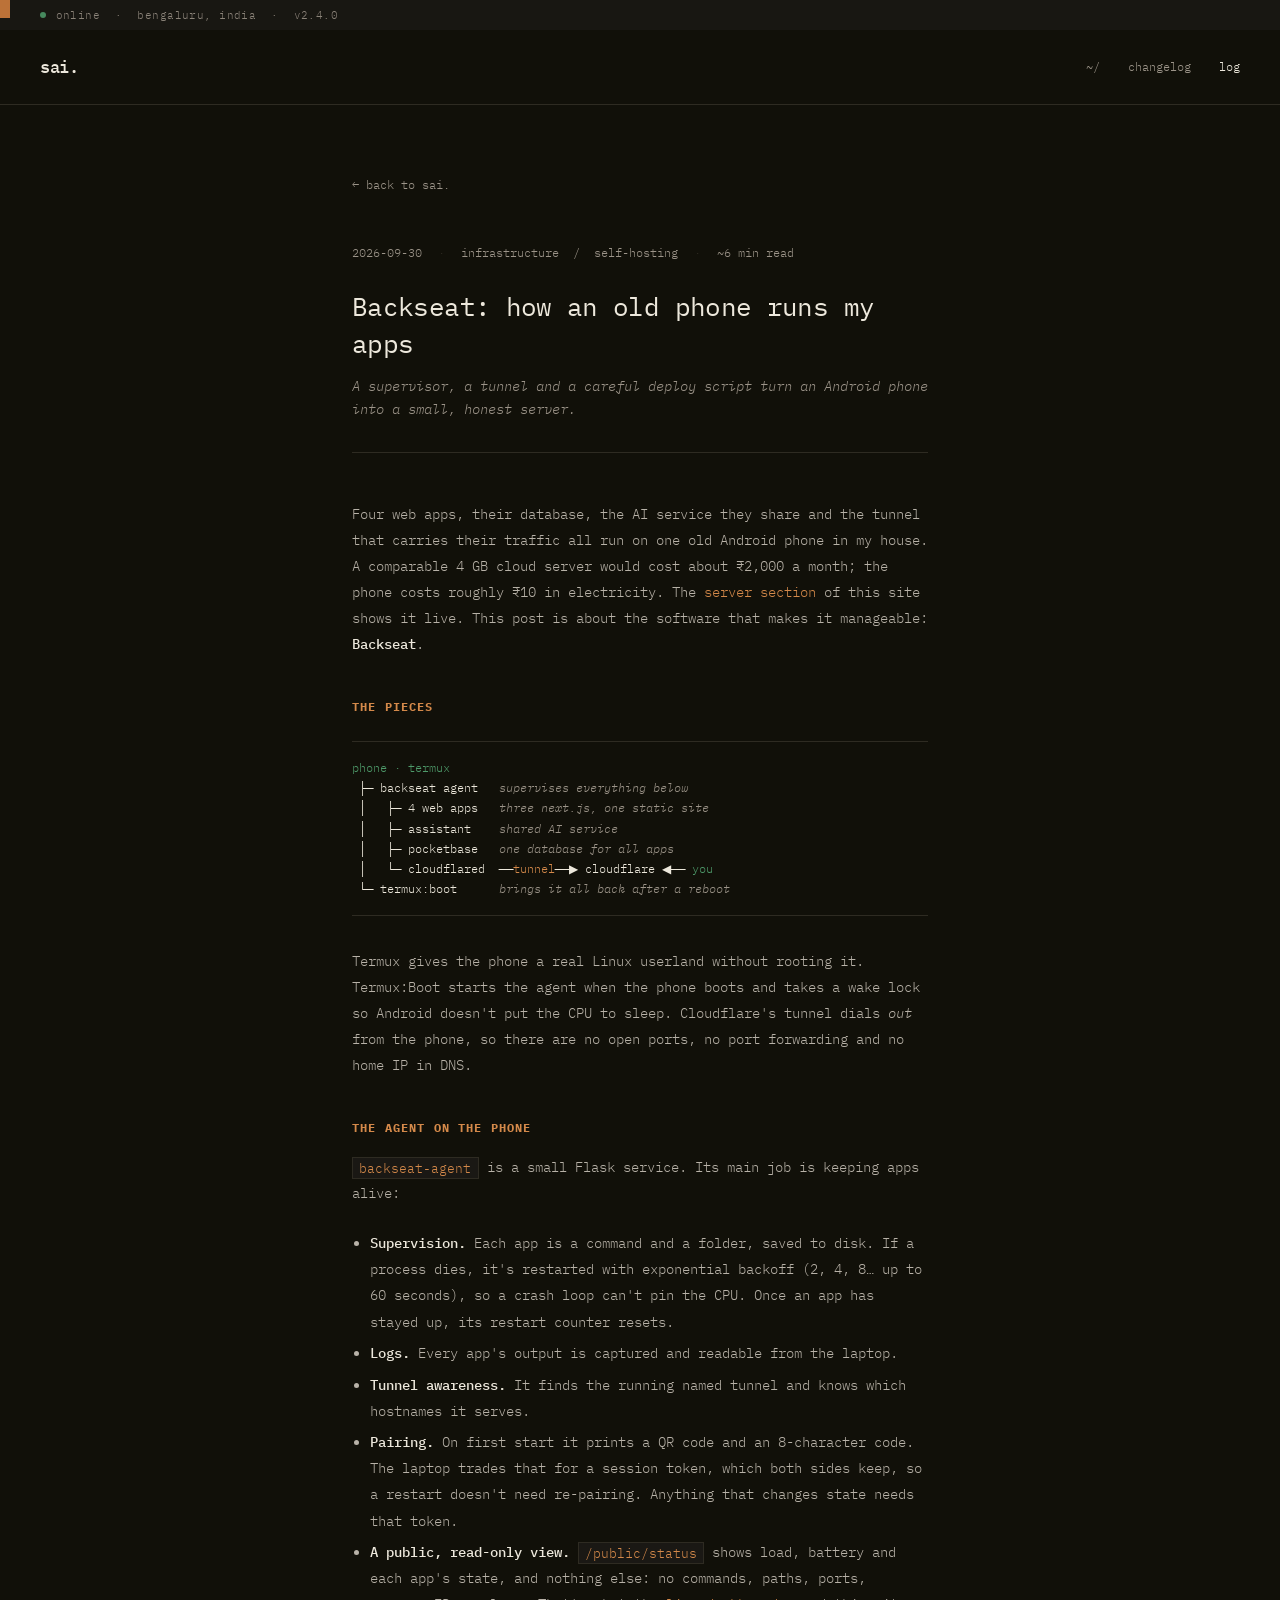
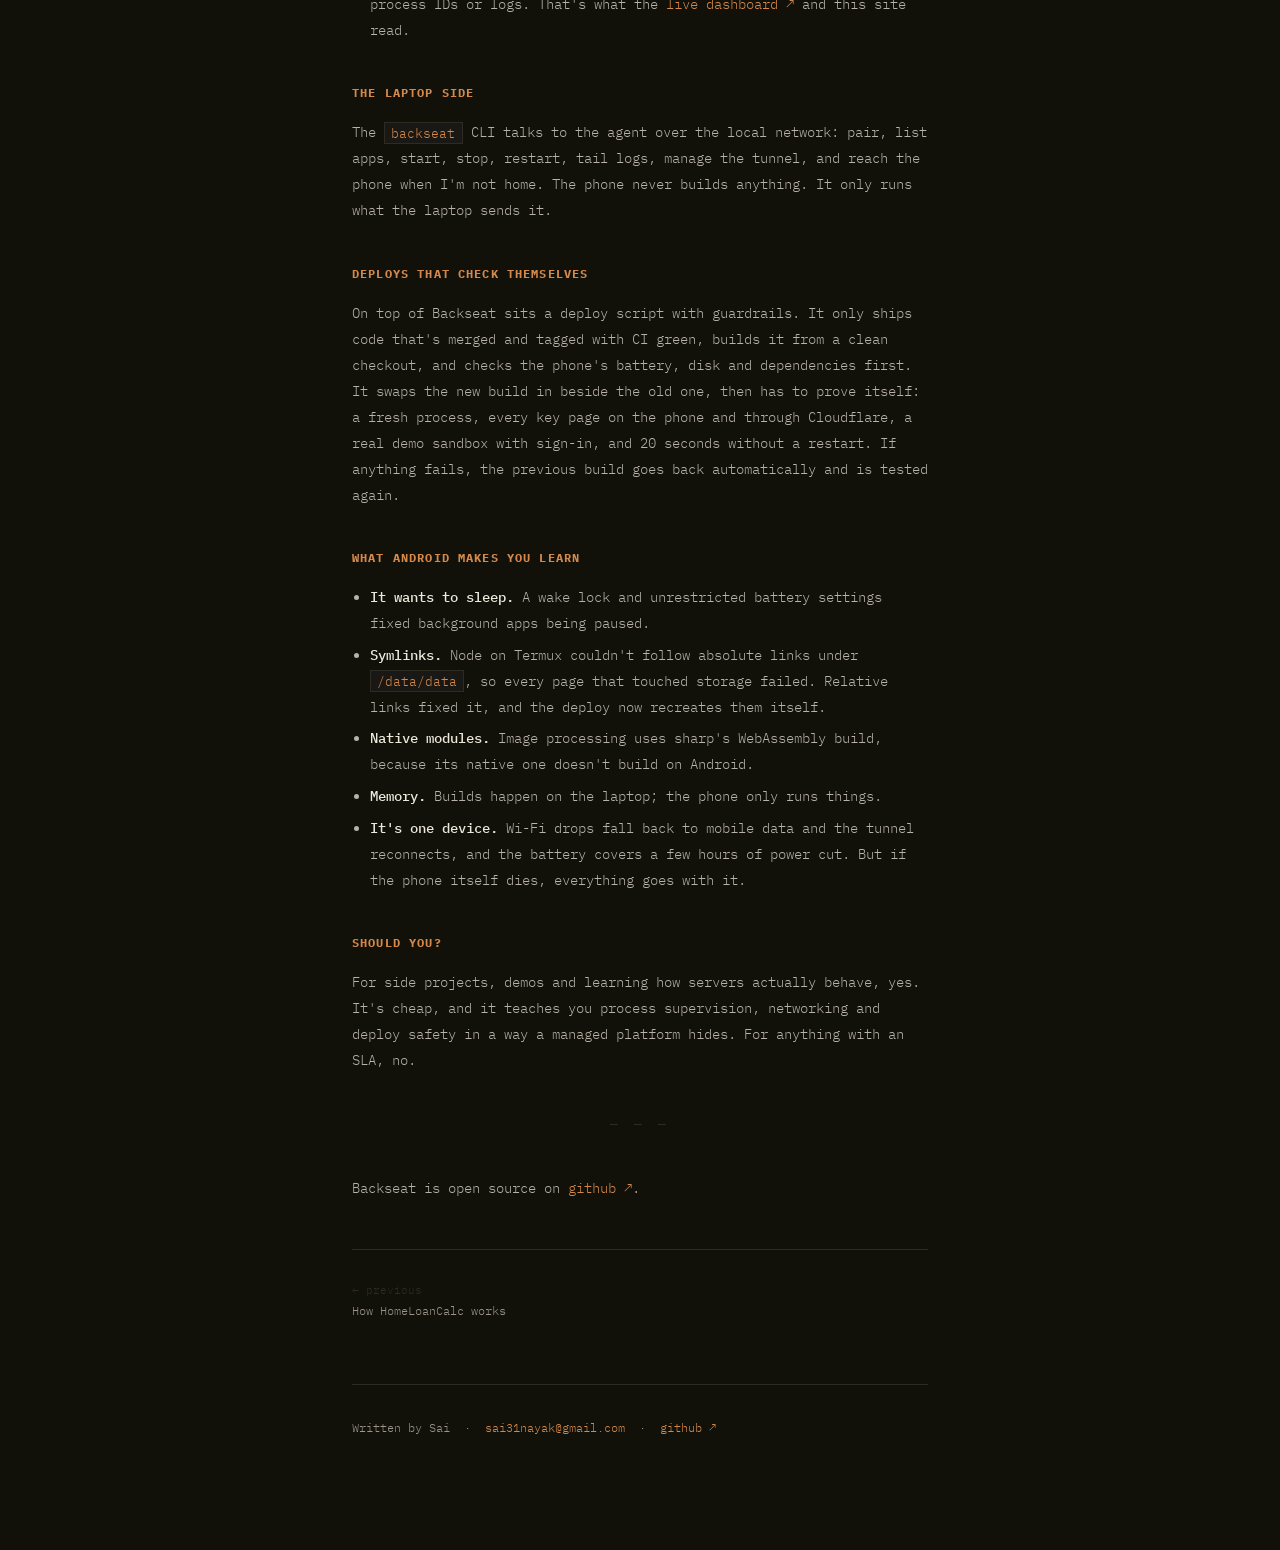
<file: posts/backseat.html>
<!DOCTYPE html>
<html lang="en">
<head>
  <meta charset="UTF-8" />
  <meta name="viewport" content="width=device-width, initial-scale=1.0" />
  <title>Backseat: how an old phone runs my apps — Sai</title>
  <link rel="preconnect" href="https://fonts.googleapis.com" />
  <link href="https://fonts.googleapis.com/css2?family=IBM+Plex+Mono:ital,wght@0,300;0,400;0,500;1,300;1,400&display=swap" rel="stylesheet" />
  <link rel="stylesheet" href="../style.css" />
  <style>
    .post-container {
      max-width: 640px;
      margin: 0 auto;
      padding: 4rem 2rem 7rem;
    }
    .post-back {
      font-size: 0.75rem;
      color: var(--muted);
      text-decoration: none;
      display: inline-block;
      margin-bottom: 3rem;
      transition: color 0.15s;
    }
    .post-back:hover { color: var(--accent); }

    .post-meta {
      display: flex;
      gap: 1rem;
      align-items: center;
      font-size: 0.72rem;
      color: var(--muted);
      margin-bottom: 1.5rem;
      flex-wrap: wrap;
    }
    .post-meta-sep { color: var(--border); }

    .post-title {
      font-size: 1.6rem;
      font-weight: 400;
      line-height: 1.45;
      letter-spacing: -0.025em;
      margin-bottom: 0.75rem;
    }
    .post-subtitle {
      font-size: 0.9rem;
      color: var(--muted);
      font-style: italic;
      margin-bottom: 3rem;
      padding-bottom: 2rem;
      border-bottom: 1px solid var(--border);
      line-height: 1.6;
    }
    .post-body p {
      font-size: 0.88rem;
      color: #b8b2a8;
      line-height: 1.85;
      margin-bottom: 1.5rem;
    }
    .post-body p strong {
      color: var(--text);
      font-weight: 500;
    }
    .post-body h2 {
      font-size: 0.72rem;
      letter-spacing: 0.1em;
      text-transform: uppercase;
      color: var(--accent);
      margin: 2.5rem 0 1rem;
    }
    .post-body blockquote {
      border-left: 2px solid var(--accent);
      padding-left: 1.25rem;
      margin: 2rem 0;
      font-style: italic;
      color: var(--muted);
      font-size: 0.88rem;
      line-height: 1.7;
    }
    .post-body .code-inline {
      background: var(--tag-bg);
      border: 1px solid var(--border);
      padding: 0.1rem 0.4rem;
      font-size: 0.8rem;
      color: var(--accent);
    }
    .post-divider {
      text-align: center;
      color: var(--border);
      margin: 2.5rem 0;
      font-size: 0.8rem;
      letter-spacing: 0.3em;
    }
    .post-footer {
      margin-top: 4rem;
      padding-top: 2rem;
      border-top: 1px solid var(--border);
      font-size: 0.75rem;
      color: var(--muted);
    }
    .post-footer a {
      color: var(--accent);
      text-decoration: none;
    }
    .medium-cta {
      display: inline-block;
      margin-top: 1.5rem;
      padding: 0.6rem 1.2rem;
      border: 1px solid var(--border);
      font-size: 0.75rem;
      color: var(--muted);
      text-decoration: none;
      transition: border-color 0.15s, color 0.15s;
    }
    .medium-cta:hover {
      border-color: var(--accent);
      color: var(--accent);
    }
    .series-nav {
      display: flex;
      justify-content: space-between;
      align-items: center;
      margin-top: 3rem;
      padding-top: 2rem;
      border-top: 1px solid var(--border);
      font-size: 0.75rem;
      gap: 1rem;
    }
    .series-nav a {
      color: var(--muted);
      text-decoration: none;
      transition: color 0.15s;
      max-width: 45%;
      line-height: 1.5;
    }
    .series-nav a:hover { color: var(--accent); }
    .series-label {
      font-size: 0.68rem;
      color: var(--border);
      display: block;
      margin-bottom: 0.2rem;
    }
    @media (max-width: 600px) {
      .post-container { padding: 2.5rem 1.4rem 5rem; }
      .post-title { font-size: 1.25rem; }
    }

    .post-body pre.srv-diagram { margin: 1.5rem 0 2rem; font-size: 0.74rem; }
    .post-body ul { margin: 0 0 1.5rem 1.1rem; font-size: 0.88rem; color: #b8b2a8; line-height: 1.85; }
    .post-body li { margin-bottom: 0.35rem; }
    .post-body li strong { color: var(--text); font-weight: 500; }
    .post-body a { color: var(--accent); text-decoration: none; }
    .post-body a:hover { text-decoration: underline; }
  </style>
</head>
<body>

  <div class="statusbar">
    <span class="status-dot"></span>
    <span>online &nbsp;·&nbsp; bengaluru, india &nbsp;·&nbsp; v2.4.0</span>
  </div>

  <nav>
    <a href="../index.html" class="nav-name" style="text-decoration:none; color: inherit;">sai.</a>
    <div class="nav-links">
      <a href="../index.html" class="nav-link">~/</a>
      <a href="../index.html#changelog" onclick="window.location='../index.html'; setTimeout(()=>showSection&&showSection('changelog'),100)" class="nav-link">changelog</a>
      <a href="../index.html" onclick="sessionStorage.setItem('section','log'); window.location='../index.html'" class="nav-link active">log</a>
    </div>
  </nav>

  <div class="post-container">
    <a href="../index.html" class="post-back">← back to sai.</a>

    <div class="post-meta">
      <span>2026-09-30</span>
      <span class="post-meta-sep">·</span>
      <span>infrastructure &nbsp;/&nbsp; self-hosting</span>
      <span class="post-meta-sep">·</span>
      <span>~6 min read</span>
    </div>

    <h1 class="post-title">Backseat: how an old phone runs my apps</h1>
    <p class="post-subtitle">A supervisor, a tunnel and a careful deploy script turn an Android phone into a small, honest server.</p>

    <div class="post-body">

      <p>
        Four web apps, their database, the AI service they share and the tunnel that carries their traffic all run on one old Android phone in my house. A comparable 4 GB cloud server would cost about ₹2,000 a month; the phone costs roughly ₹10 in electricity. The <a href="../index.html#server">server section</a> of this site shows it live. This post is about the software that makes it manageable: <strong>Backseat</strong>.
      </p>

      <h2>the pieces</h2>
<pre class="srv-diagram"><span class="t">phone · termux</span>
 ├─ backseat agent   <span class="m">supervises everything below</span>
 │   ├─ 4 web apps   <span class="m">three next.js, one static site</span>
 │   ├─ assistant    <span class="m">shared AI service</span>
 │   ├─ pocketbase   <span class="m">one database for all apps</span>
 │   └─ cloudflared  ──<span class="a">tunnel</span>──▶ cloudflare ◀── <span class="t">you</span>
 └─ termux:boot      <span class="m">brings it all back after a reboot</span></pre>
      <p>
        Termux gives the phone a real Linux userland without rooting it. Termux:Boot starts the agent when the phone boots and takes a wake lock so Android doesn't put the CPU to sleep. Cloudflare's tunnel dials <em>out</em> from the phone, so there are no open ports, no port forwarding and no home IP in DNS.
      </p>

      <h2>the agent on the phone</h2>
      <p>
        <span class="code-inline">backseat-agent</span> is a small Flask service. Its main job is keeping apps alive:
      </p>
      <ul>
        <li><strong>Supervision.</strong> Each app is a command and a folder, saved to disk. If a process dies, it's restarted with exponential backoff (2, 4, 8… up to 60 seconds), so a crash loop can't pin the CPU. Once an app has stayed up, its restart counter resets.</li>
        <li><strong>Logs.</strong> Every app's output is captured and readable from the laptop.</li>
        <li><strong>Tunnel awareness.</strong> It finds the running named tunnel and knows which hostnames it serves.</li>
        <li><strong>Pairing.</strong> On first start it prints a QR code and an 8-character code. The laptop trades that for a session token, which both sides keep, so a restart doesn't need re-pairing. Anything that changes state needs that token.</li>
        <li><strong>A public, read-only view.</strong> <span class="code-inline">/public/status</span> shows load, battery and each app's state, and nothing else: no commands, paths, ports, process IDs or logs. That's what the <a href="https://backseat-saiworks.nncs.in/dashboard" target="_blank" rel="noopener">live dashboard ↗</a> and this site read.</li>
      </ul>

      <h2>the laptop side</h2>
      <p>
        The <span class="code-inline">backseat</span> CLI talks to the agent over the local network: pair, list apps, start, stop, restart, tail logs, manage the tunnel, and reach the phone when I'm not home. The phone never builds anything. It only runs what the laptop sends it.
      </p>

      <h2>deploys that check themselves</h2>
      <p>
        On top of Backseat sits a deploy script with guardrails. It only ships code that's merged and tagged with CI green, builds it from a clean checkout, and checks the phone's battery, disk and dependencies first. It swaps the new build in beside the old one, then has to prove itself: a fresh process, every key page on the phone and through Cloudflare, a real demo sandbox with sign-in, and 20 seconds without a restart. If anything fails, the previous build goes back automatically and is tested again.
      </p>

      <h2>what android makes you learn</h2>
      <ul>
        <li><strong>It wants to sleep.</strong> A wake lock and unrestricted battery settings fixed background apps being paused.</li>
        <li><strong>Symlinks.</strong> Node on Termux couldn't follow absolute links under <span class="code-inline">/data/data</span>, so every page that touched storage failed. Relative links fixed it, and the deploy now recreates them itself.</li>
        <li><strong>Native modules.</strong> Image processing uses sharp's WebAssembly build, because its native one doesn't build on Android.</li>
        <li><strong>Memory.</strong> Builds happen on the laptop; the phone only runs things.</li>
        <li><strong>It's one device.</strong> Wi-Fi drops fall back to mobile data and the tunnel reconnects, and the battery covers a few hours of power cut. But if the phone itself dies, everything goes with it.</li>
      </ul>

      <h2>should you?</h2>
      <p>
        For side projects, demos and learning how servers actually behave, yes. It's cheap, and it teaches you process supervision, networking and deploy safety in a way a managed platform hides. For anything with an SLA, no.
      </p>

      <div class="post-divider">— — —</div>

      <p>
        Backseat is open source on <a href="https://github.com/SaiNayakk/backseat" target="_blank" rel="noopener">github ↗</a>.
      </p>

    </div>

    <div class="series-nav">
      <a href="homeloancalc.html" class="prev">
        <span class="series-label">← previous</span>
        How HomeLoanCalc works
      </a>
      <span></span>
    </div>

    <div class="post-footer">
      <p>Written by Sai &nbsp;·&nbsp; <a href="mailto:sai31nayak@gmail.com">sai31nayak@gmail.com</a> &nbsp;·&nbsp; <a href="https://github.com/SaiNayakk" target="_blank" rel="noopener">github ↗</a></p>
    </div>
  </div>

  <script src="../script.js"></script>
</body>
</html>
</file>
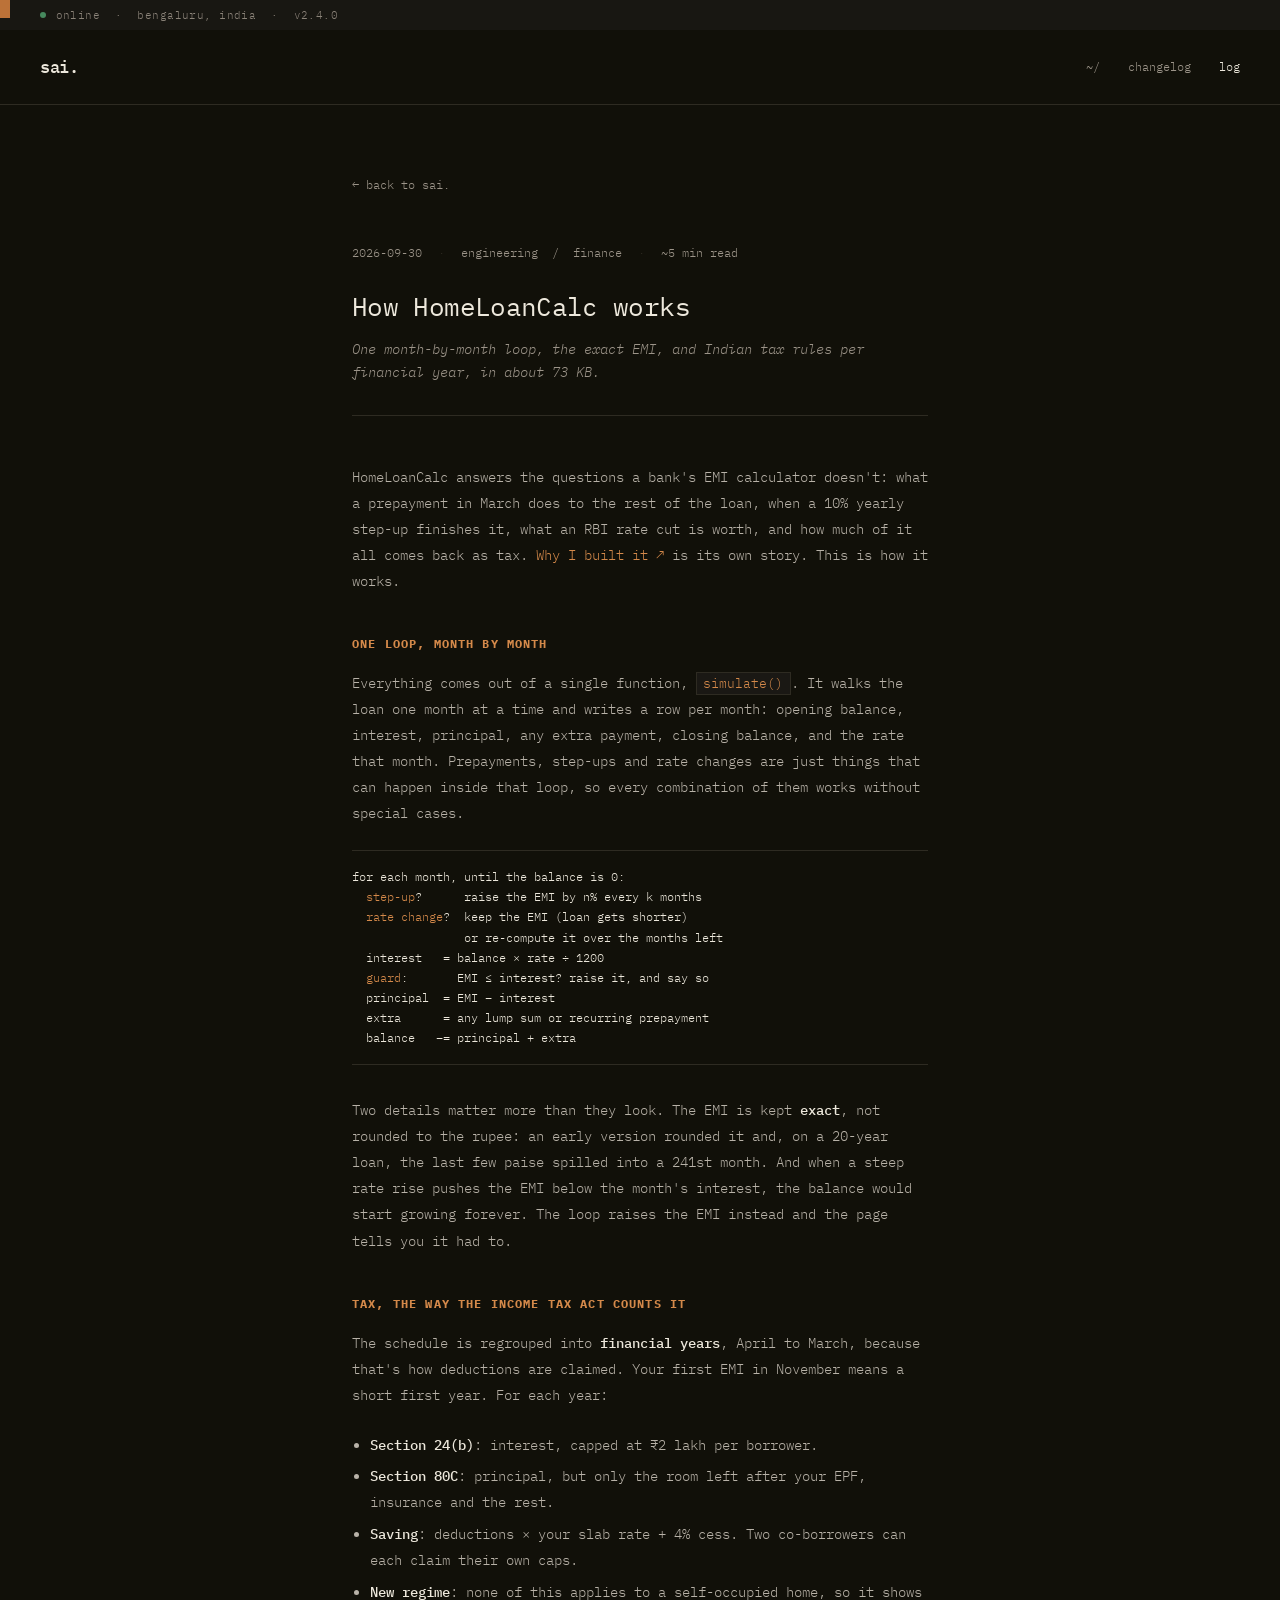
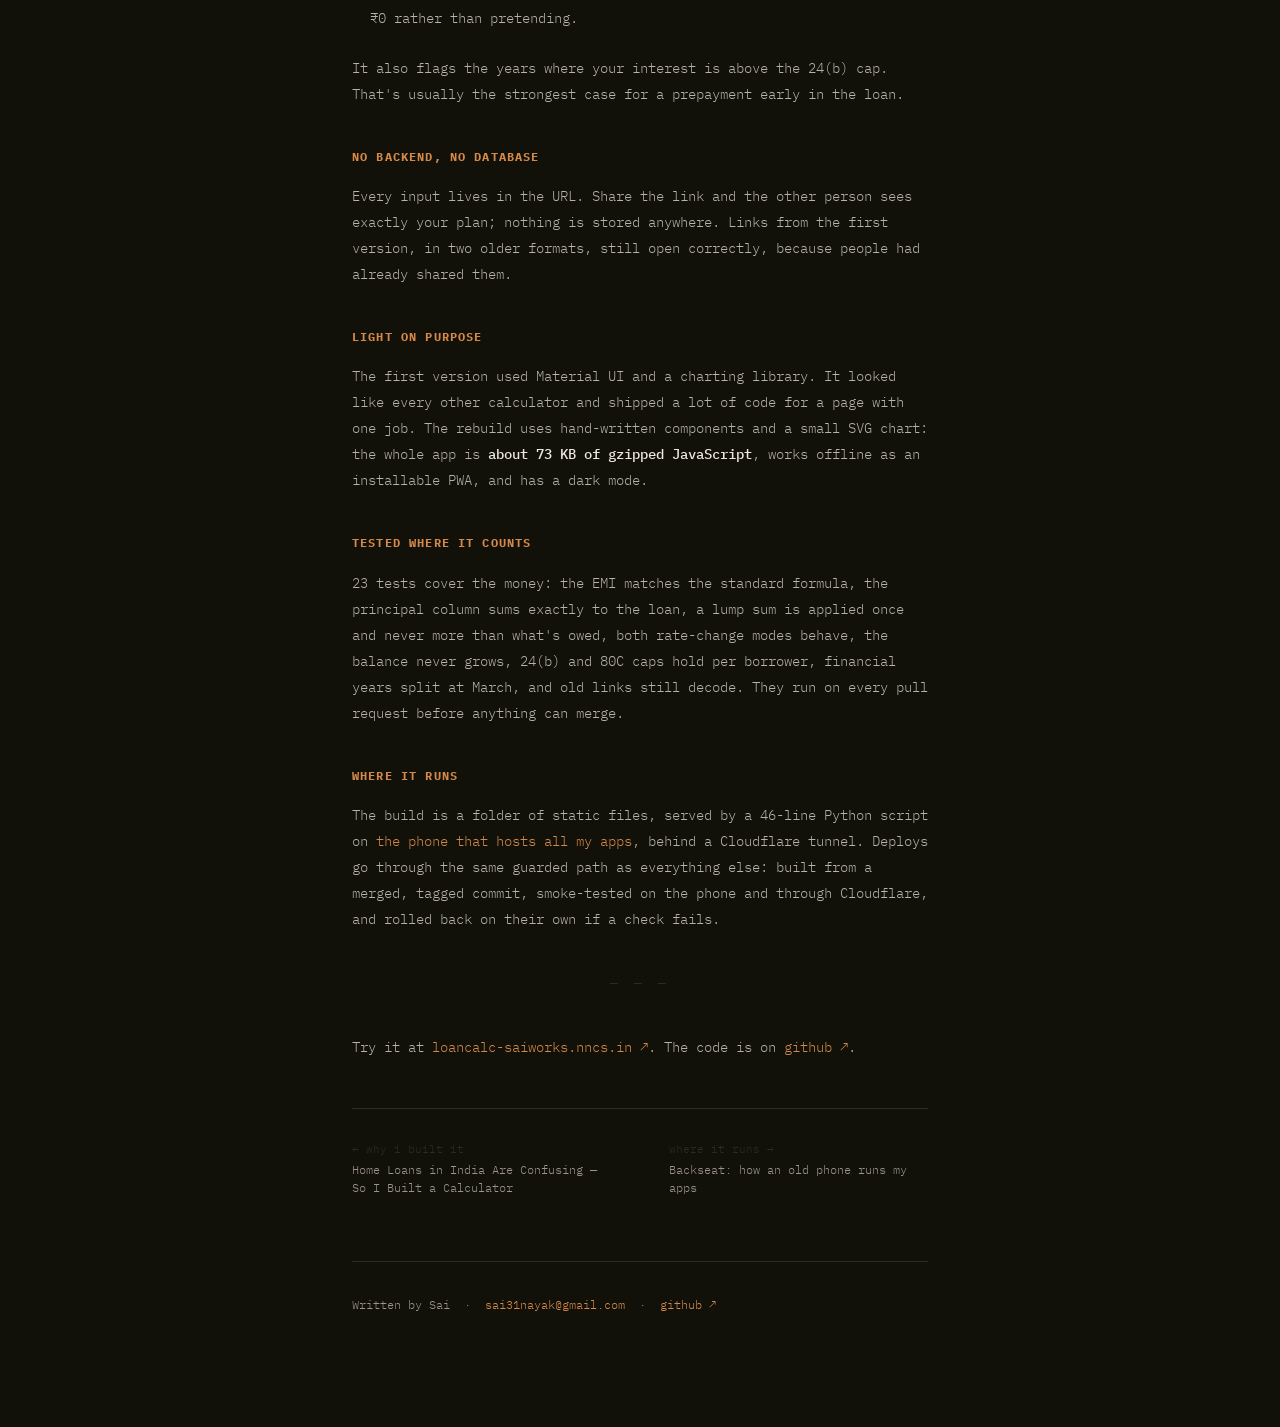
<file: posts/homeloancalc.html>
<!DOCTYPE html>
<html lang="en">
<head>
  <meta charset="UTF-8" />
  <meta name="viewport" content="width=device-width, initial-scale=1.0" />
  <title>How HomeLoanCalc works — Sai</title>
  <link rel="preconnect" href="https://fonts.googleapis.com" />
  <link href="https://fonts.googleapis.com/css2?family=IBM+Plex+Mono:ital,wght@0,300;0,400;0,500;1,300;1,400&display=swap" rel="stylesheet" />
  <link rel="stylesheet" href="../style.css" />
  <style>
    .post-container {
      max-width: 640px;
      margin: 0 auto;
      padding: 4rem 2rem 7rem;
    }
    .post-back {
      font-size: 0.75rem;
      color: var(--muted);
      text-decoration: none;
      display: inline-block;
      margin-bottom: 3rem;
      transition: color 0.15s;
    }
    .post-back:hover { color: var(--accent); }

    .post-meta {
      display: flex;
      gap: 1rem;
      align-items: center;
      font-size: 0.72rem;
      color: var(--muted);
      margin-bottom: 1.5rem;
      flex-wrap: wrap;
    }
    .post-meta-sep { color: var(--border); }

    .post-title {
      font-size: 1.6rem;
      font-weight: 400;
      line-height: 1.45;
      letter-spacing: -0.025em;
      margin-bottom: 0.75rem;
    }
    .post-subtitle {
      font-size: 0.9rem;
      color: var(--muted);
      font-style: italic;
      margin-bottom: 3rem;
      padding-bottom: 2rem;
      border-bottom: 1px solid var(--border);
      line-height: 1.6;
    }
    .post-body p {
      font-size: 0.88rem;
      color: #b8b2a8;
      line-height: 1.85;
      margin-bottom: 1.5rem;
    }
    .post-body p strong {
      color: var(--text);
      font-weight: 500;
    }
    .post-body h2 {
      font-size: 0.72rem;
      letter-spacing: 0.1em;
      text-transform: uppercase;
      color: var(--accent);
      margin: 2.5rem 0 1rem;
    }
    .post-body blockquote {
      border-left: 2px solid var(--accent);
      padding-left: 1.25rem;
      margin: 2rem 0;
      font-style: italic;
      color: var(--muted);
      font-size: 0.88rem;
      line-height: 1.7;
    }
    .post-body .code-inline {
      background: var(--tag-bg);
      border: 1px solid var(--border);
      padding: 0.1rem 0.4rem;
      font-size: 0.8rem;
      color: var(--accent);
    }
    .post-divider {
      text-align: center;
      color: var(--border);
      margin: 2.5rem 0;
      font-size: 0.8rem;
      letter-spacing: 0.3em;
    }
    .post-footer {
      margin-top: 4rem;
      padding-top: 2rem;
      border-top: 1px solid var(--border);
      font-size: 0.75rem;
      color: var(--muted);
    }
    .post-footer a {
      color: var(--accent);
      text-decoration: none;
    }
    .medium-cta {
      display: inline-block;
      margin-top: 1.5rem;
      padding: 0.6rem 1.2rem;
      border: 1px solid var(--border);
      font-size: 0.75rem;
      color: var(--muted);
      text-decoration: none;
      transition: border-color 0.15s, color 0.15s;
    }
    .medium-cta:hover {
      border-color: var(--accent);
      color: var(--accent);
    }
    .series-nav {
      display: flex;
      justify-content: space-between;
      align-items: center;
      margin-top: 3rem;
      padding-top: 2rem;
      border-top: 1px solid var(--border);
      font-size: 0.75rem;
      gap: 1rem;
    }
    .series-nav a {
      color: var(--muted);
      text-decoration: none;
      transition: color 0.15s;
      max-width: 45%;
      line-height: 1.5;
    }
    .series-nav a:hover { color: var(--accent); }
    .series-label {
      font-size: 0.68rem;
      color: var(--border);
      display: block;
      margin-bottom: 0.2rem;
    }
    @media (max-width: 600px) {
      .post-container { padding: 2.5rem 1.4rem 5rem; }
      .post-title { font-size: 1.25rem; }
    }

    .post-body pre.srv-diagram { margin: 1.5rem 0 2rem; font-size: 0.74rem; }
    .post-body ul { margin: 0 0 1.5rem 1.1rem; font-size: 0.88rem; color: #b8b2a8; line-height: 1.85; }
    .post-body li { margin-bottom: 0.35rem; }
    .post-body li strong { color: var(--text); font-weight: 500; }
    .post-body a { color: var(--accent); text-decoration: none; }
    .post-body a:hover { text-decoration: underline; }
  </style>
</head>
<body>

  <div class="statusbar">
    <span class="status-dot"></span>
    <span>online &nbsp;·&nbsp; bengaluru, india &nbsp;·&nbsp; v2.4.0</span>
  </div>

  <nav>
    <a href="../index.html" class="nav-name" style="text-decoration:none; color: inherit;">sai.</a>
    <div class="nav-links">
      <a href="../index.html" class="nav-link">~/</a>
      <a href="../index.html#changelog" onclick="window.location='../index.html'; setTimeout(()=>showSection&&showSection('changelog'),100)" class="nav-link">changelog</a>
      <a href="../index.html" onclick="sessionStorage.setItem('section','log'); window.location='../index.html'" class="nav-link active">log</a>
    </div>
  </nav>

  <div class="post-container">
    <a href="../index.html" class="post-back">← back to sai.</a>

    <div class="post-meta">
      <span>2026-09-30</span>
      <span class="post-meta-sep">·</span>
      <span>engineering &nbsp;/&nbsp; finance</span>
      <span class="post-meta-sep">·</span>
      <span>~5 min read</span>
    </div>

    <h1 class="post-title">How HomeLoanCalc works</h1>
    <p class="post-subtitle">One month-by-month loop, the exact EMI, and Indian tax rules per financial year, in about 73 KB.</p>

    <div class="post-body">

      <p>
        HomeLoanCalc answers the questions a bank's EMI calculator doesn't: what a prepayment in March does to the rest of the loan, when a 10% yearly step-up finishes it, what an RBI rate cut is worth, and how much of it all comes back as tax. <a href="https://medium.com/@sai31nayak/home-loans-in-india-are-confusing-so-i-built-a-calculator-cc88e1b5dbd1" target="_blank" rel="noopener">Why I built it ↗</a> is its own story. This is how it works.
      </p>

      <h2>one loop, month by month</h2>
      <p>
        Everything comes out of a single function, <span class="code-inline">simulate()</span>. It walks the loan one month at a time and writes a row per month: opening balance, interest, principal, any extra payment, closing balance, and the rate that month. Prepayments, step-ups and rate changes are just things that can happen inside that loop, so every combination of them works without special cases.
      </p>
<pre class="srv-diagram">for each month, until the balance is 0:
  <span class="a">step-up</span>?      raise the EMI by n% every k months
  <span class="a">rate change</span>?  keep the EMI (loan gets shorter)
                or re-compute it over the months left
  interest   = balance × rate ÷ 1200
  <span class="a">guard</span>:       EMI ≤ interest? raise it, and say so
  principal  = EMI − interest
  extra      = any lump sum or recurring prepayment
  balance   −= principal + extra</pre>
      <p>
        Two details matter more than they look. The EMI is kept <strong>exact</strong>, not rounded to the rupee: an early version rounded it and, on a 20-year loan, the last few paise spilled into a 241st month. And when a steep rate rise pushes the EMI below the month's interest, the balance would start growing forever. The loop raises the EMI instead and the page tells you it had to.
      </p>

      <h2>tax, the way the income tax act counts it</h2>
      <p>
        The schedule is regrouped into <strong>financial years</strong>, April to March, because that's how deductions are claimed. Your first EMI in November means a short first year. For each year:
      </p>
      <ul>
        <li><strong>Section 24(b)</strong>: interest, capped at ₹2 lakh per borrower.</li>
        <li><strong>Section 80C</strong>: principal, but only the room left after your EPF, insurance and the rest.</li>
        <li><strong>Saving</strong>: deductions × your slab rate + 4% cess. Two co-borrowers can each claim their own caps.</li>
        <li><strong>New regime</strong>: none of this applies to a self-occupied home, so it shows ₹0 rather than pretending.</li>
      </ul>
      <p>
        It also flags the years where your interest is above the 24(b) cap. That's usually the strongest case for a prepayment early in the loan.
      </p>

      <h2>no backend, no database</h2>
      <p>
        Every input lives in the URL. Share the link and the other person sees exactly your plan; nothing is stored anywhere. Links from the first version, in two older formats, still open correctly, because people had already shared them.
      </p>

      <h2>light on purpose</h2>
      <p>
        The first version used Material UI and a charting library. It looked like every other calculator and shipped a lot of code for a page with one job. The rebuild uses hand-written components and a small SVG chart: the whole app is <strong>about 73 KB of gzipped JavaScript</strong>, works offline as an installable PWA, and has a dark mode.
      </p>

      <h2>tested where it counts</h2>
      <p>
        23 tests cover the money: the EMI matches the standard formula, the principal column sums exactly to the loan, a lump sum is applied once and never more than what's owed, both rate-change modes behave, the balance never grows, 24(b) and 80C caps hold per borrower, financial years split at March, and old links still decode. They run on every pull request before anything can merge.
      </p>

      <h2>where it runs</h2>
      <p>
        The build is a folder of static files, served by a 46-line Python script on <a href="../index.html#server">the phone that hosts all my apps</a>, behind a Cloudflare tunnel. Deploys go through the same guarded path as everything else: built from a merged, tagged commit, smoke-tested on the phone and through Cloudflare, and rolled back on their own if a check fails.
      </p>

      <div class="post-divider">— — —</div>

      <p>
        Try it at <a href="https://loancalc-saiworks.nncs.in/" target="_blank" rel="noopener">loancalc-saiworks.nncs.in ↗</a>. The code is on <a href="https://github.com/SaiNayakk/HomeLoanCalc" target="_blank" rel="noopener">github ↗</a>.
      </p>

    </div>

    <div class="series-nav">
      <a href="https://medium.com/@sai31nayak/home-loans-in-india-are-confusing-so-i-built-a-calculator-cc88e1b5dbd1" class="prev" target="_blank" rel="noopener">
        <span class="series-label">← why i built it</span>
        Home Loans in India Are Confusing — So I Built a Calculator
      </a>
      <a href="backseat.html" class="next">
        <span class="series-label">where it runs →</span>
        Backseat: how an old phone runs my apps
      </a>
    </div>

    <div class="post-footer">
      <p>Written by Sai &nbsp;·&nbsp; <a href="mailto:sai31nayak@gmail.com">sai31nayak@gmail.com</a> &nbsp;·&nbsp; <a href="https://github.com/SaiNayakk" target="_blank" rel="noopener">github ↗</a></p>
    </div>
  </div>

  <script src="../script.js"></script>
</body>
</html>
</file>
<file: style.css>
*, *::before, *::after {
  box-sizing: border-box;
  margin: 0;
  padding: 0;
}

:root {
  --bg:       #111009;
  --text:     #ede8dc;
  --muted:    #9c9489;
  --border:   #2e2b22;
  --accent:   #d4894a;
  --tag-bg:   #1a1814;
  --live:     #4e9a6a;
  --wip:      #5e5a54;
}

html { font-size: 16px; }

/* hide native cursor everywhere */
* { cursor: none !important; }

/* terminal block cursor overlay */
#terminal-cursor {
  position: fixed;
  top: 0;
  left: 0;
  width: 10px;
  height: 18px;
  background: var(--accent);
  pointer-events: none;
  z-index: 999999;
  animation: cur-blink 1s step-start infinite;
  mix-blend-mode: difference;
}

@keyframes cur-blink {
  0%, 70%  { opacity: 1; }
  71%, 100% { opacity: 0; }
}

/* terminal-style text selection */
::selection {
  background: var(--accent);
  color: var(--bg);
}

body {
  background: var(--bg);
  color: var(--text);
  font-family: 'IBM Plex Mono', monospace;
  font-weight: 300;
  line-height: 1.75;
  min-height: 100vh;
  display: flex;
  flex-direction: column;
}

/* ── STATUS BAR ── */
.statusbar {
  background: #1a1814;
  color: var(--muted);
  font-size: 0.68rem;
  padding: 0.35rem 2.5rem;
  display: flex;
  align-items: center;
  gap: 0.6rem;
  letter-spacing: 0.04em;
  opacity: 0.88;
}

.status-dot {
  width: 6px;
  height: 6px;
  border-radius: 50%;
  background: #4e9a6a;
  flex-shrink: 0;
  animation: pulse 2.5s ease-in-out infinite;
}

@keyframes pulse {
  0%, 100% { opacity: 1; }
  50%       { opacity: 0.4; }
}

/* ── NAV ── */
nav {
  display: flex;
  align-items: center;
  justify-content: space-between;
  padding: 1.4rem 2.5rem;
  border-bottom: 1px solid var(--border);
  position: sticky;
  top: 0;
  background: var(--bg);
  z-index: 100;
}

.nav-name {
  font-size: 1.05rem;
  font-weight: 500;
  cursor: pointer;
  user-select: none;
  letter-spacing: -0.02em;
}

.nav-links {
  display: flex;
  gap: 1.75rem;
}

.nav-link {
  font-size: 0.78rem;
  color: var(--muted);
  text-decoration: none;
  transition: color 0.15s;
}

.nav-link:hover,
.nav-link.active {
  color: var(--text);
}

/* ── SECTIONS ── */
.section {
  display: none;
  flex: 1;
  animation: appear 0.2s ease;
}

.section.active { display: block; }

@keyframes appear {
  from { opacity: 0; transform: translateY(5px); }
  to   { opacity: 1; transform: translateY(0); }
}

.container {
  max-width: 680px;
  margin: 0 auto;
  padding: 4.5rem 2rem 6rem;
  position: relative;
}

.section-label {
  font-size: 0.72rem;
  color: var(--accent);
  letter-spacing: 0.06em;
  margin-bottom: 0.35rem;
}

.section-sub {
  font-size: 0.82rem;
  color: var(--muted);
  margin-bottom: 3rem;
  font-style: italic;
}

/* ── HERO ── */
.whale-stage {
  position: relative;
  width: 100%;
  height: 80px;
  overflow: hidden;
  opacity: 0.2;
  transition: opacity 0.3s ease;
}

.whale-stage:hover { opacity: 0.7; }

.whale-swimmer {
  position: absolute;
  bottom: 0;
  left: 0;
  cursor: pointer;
  transform-origin: center center;
}

.whale-fountain,
.whale-body {
  font-family: 'IBM Plex Mono', monospace;
  font-size: 0.72rem;
  line-height: 1.35;
  color: var(--muted);
  white-space: pre;
  user-select: none;
  margin: 0;
}

.whale-fountain {
  animation: fountain-bob 0.9s ease-in-out infinite;
}

@keyframes fountain-bob {
  0%, 100% { transform: translateY(0); }
  50%       { transform: translateY(-4px); }
}

.hero-name {
  font-size: 0.8rem;
  color: var(--muted);
  letter-spacing: 0.04em;
  margin-bottom: 1.25rem;
}

.hero-divider {
  width: 100%;
  height: 1px;
  background: var(--border);
  margin: 1.5rem 0;
}

.hero-tagline {
  font-size: 1.55rem;
  font-weight: 400;
  line-height: 1.5;
  letter-spacing: -0.025em;
  max-width: 560px;
}

.currently-block {
  margin: 0.5rem 0;
}

.currently-label {
  font-size: 0.75rem;
  color: var(--muted);
  display: block;
  margin-bottom: 0.65rem;
}

.currently-lines {
  display: flex;
  flex-direction: column;
  gap: 0.3rem;
  padding-left: 1rem;
  border-left: 2px solid var(--border);
}

.currently-line {
  font-size: 0.82rem;
  display: flex;
  gap: 0.5rem;
  flex-wrap: wrap;
}

.cl-key  { color: var(--text); }
.cl-sep  { color: var(--muted); }
.cl-val  { color: var(--muted); font-style: italic; }

.hero-links {
  display: flex;
  gap: 0.85rem;
  align-items: center;
  font-size: 0.78rem;
  margin-top: 0.5rem;
}

.hero-links a {
  color: var(--text);
  text-decoration: none;
  border-bottom: 1px solid var(--border);
  padding-bottom: 1px;
  transition: border-color 0.15s;
}

.hero-links a:hover { border-color: var(--accent); }
.hero-links span { color: var(--border); }

/* ── CHANGELOG ── */
.cl-entries {
  display: flex;
  flex-direction: column;
}

.cl-entry {
  display: grid;
  grid-template-columns: 1fr;
  padding: 2rem 0;
  border-bottom: 1px solid var(--border);
}

.cl-entry:first-child { padding-top: 0; }

.cl-entry-header {
  display: flex;
  align-items: baseline;
  gap: 1.25rem;
  margin-bottom: 0.4rem;
}

.version {
  font-size: 0.88rem;
  font-weight: 500;
  color: var(--accent);
  letter-spacing: 0.02em;
  flex-shrink: 0;
}

.cl-date {
  font-size: 0.72rem;
  color: var(--muted);
}

.cl-role {
  font-size: 0.82rem;
  color: var(--text);
  font-weight: 400;
  margin-bottom: 0.55rem;
}

.cl-note {
  font-size: 0.83rem;
  color: var(--muted);
  line-height: 1.65;
  font-style: italic;
  margin-bottom: 0.9rem;
}

.cl-stack {
  display: flex;
  flex-wrap: wrap;
  gap: 0.4rem;
}

.cl-stack span {
  font-size: 0.68rem;
  background: var(--tag-bg);
  border: 1px solid var(--border);
  padding: 0.15rem 0.5rem;
  color: #777;
  letter-spacing: 0.02em;
}

/* ── MODULES ── */
.modules-grid {
  display: flex;
  flex-direction: column;
  gap: 0;
}

.module-card {
  padding: 2rem 0;
  border-bottom: 1px solid var(--border);
}

.module-card:first-child { padding-top: 0; }

.module-wip { opacity: 0.45; }

/* MODULES — 3-column equal layout */
.modules-container {
  max-width: 1000px;
  padding-left: 2rem;
  padding-right: 2rem;
}

.modules-three-col {
  display: flex;
  gap: 2rem;
  align-items: flex-start;
  margin-top: 1.5rem;
}

.modules-three-col > * {
  flex: 1 1 0;
  min-width: 0;
}

/* SNAKE EMBED */
.snake-embed-header {
  display: flex;
  justify-content: space-between;
  align-items: center;
  margin-bottom: 0.75rem;
}

.snake-meta {
  display: flex;
  justify-content: space-between;
  width: 100%;
  font-size: 0.68rem;
  color: var(--muted);
  margin-bottom: 0.4rem;
}

.snake-score-val { color: var(--accent); font-weight: 500; }

.snake-canvas-wrap {
  position: relative;
  width: 100%;
  aspect-ratio: 1;
}

#game-canvas,
#gb-canvas {
  display: block;
  width: 100%;
  height: 100%;
  border: 1px solid rgba(180, 170, 150, 0.18);
  image-rendering: pixelated;
}

.mod-mid, .mod-right {
  border-top: none;
  padding-top: 0;
}

.snake-overlay {
  position: absolute;
  inset: 0;
  background: rgba(17,16,9,0.93);
  display: flex;
  flex-direction: column;
  align-items: center;
  justify-content: center;
  gap: 0.75rem;
  border: 1px solid var(--border);
}

.overlay-title { font-size: 0.9rem; font-weight: 500; color: var(--text); }
.overlay-sub { font-size: 0.7rem; color: var(--muted); text-align: center; line-height: 1.5; }
.overlay-score { font-size: 1.5rem; color: var(--accent); font-weight: 500; }

.overlay-btn {
  background: var(--accent);
  color: var(--bg);
  border: none;
  padding: 0.45rem 1.1rem;
  font-family: 'IBM Plex Mono', monospace;
  font-size: 0.75rem;
  font-weight: 500;
  transition: opacity 0.15s;
}
.overlay-btn:hover { opacity: 0.8; }

.overlay-btn-ghost {
  background: transparent;
  color: var(--muted);
  border: 1px solid var(--border);
  padding: 0.4rem 1rem;
  font-family: 'IBM Plex Mono', monospace;
  font-size: 0.72rem;
  transition: border-color 0.15s, color 0.15s;
}
.overlay-btn-ghost:hover { border-color: var(--muted); color: var(--text); }

.overlay-input {
  background: var(--tag-bg);
  border: 1px solid var(--border);
  padding: 0.45rem 0.75rem;
  font-family: 'IBM Plex Mono', monospace;
  font-size: 0.75rem;
  color: var(--text);
  outline: none;
  width: 180px;
  text-align: center;
  transition: border-color 0.15s;
}
.overlay-input:focus { border-color: var(--accent); }
.overlay-input::placeholder { color: var(--muted); }

.name-entry {
  display: flex;
  flex-direction: column;
  align-items: center;
  gap: 0.45rem;
}

.snake-controls {
  font-size: 0.65rem;
  color: var(--muted);
  margin-top: 0.5rem;
}


.snake-lb-label {
  font-size: 0.68rem;
  letter-spacing: 0.1em;
  color: var(--muted);
  margin-bottom: 1rem;
  padding-bottom: 0.6rem;
  border-bottom: 1px solid var(--border);
}

.snake-lb-list { display: flex; flex-direction: column; }

.lb-row {
  display: grid;
  grid-template-columns: 1.4rem 1fr auto;
  gap: 0.5rem;
  align-items: baseline;
  padding: 0.55rem 0;
  border-bottom: 1px solid var(--border);
  font-size: 0.75rem;
}
.lb-row:first-child { padding-top: 0; }
.lb-rank { color: var(--muted); font-size: 0.65rem; }
.lb-rank.top { color: var(--accent); }
.lb-name { color: var(--text); overflow: hidden; text-overflow: ellipsis; white-space: nowrap; }
.lb-score { color: var(--accent); font-weight: 500; white-space: nowrap; }
.lb-date-small { font-size: 0.62rem; color: var(--muted); }
.lb-empty { font-size: 0.75rem; color: var(--muted); font-style: italic; padding: 0.75rem 0; }
.lb-loading { font-size: 0.72rem; color: var(--muted); animation: pulse 1.5s ease-in-out infinite; }
@keyframes pulse { 0%,100%{opacity:1} 50%{opacity:0.3} }

.module-header {
  display: flex;
  justify-content: space-between;
  align-items: flex-start;
  margin-bottom: 0.75rem;
}

.module-name {
  font-size: 0.92rem;
  font-weight: 500;
  margin-right: 0.75rem;
}

.module-status {
  font-size: 0.7rem;
  letter-spacing: 0.04em;
}

.status-live     { color: var(--live); }
.status-wip      { color: var(--wip); }
.status-checking { color: var(--muted); animation: pulse 1.5s ease-in-out infinite; }
.status-down     { color: #e05555; }

.module-link {
  color: var(--muted);
  text-decoration: none;
  font-size: 1rem;
  line-height: 1;
  transition: color 0.15s;
}

.module-link:hover { color: var(--accent); }

.module-desc {
  font-size: 0.83rem;
  color: var(--muted);
  line-height: 1.7;
  margin-bottom: 0.6rem;
  font-style: italic;
}

.module-infra {
  font-size: 0.72rem;
  color: var(--muted);
  margin-bottom: 0.7rem;
}

.module-infra span {
  color: var(--text);
  font-style: italic;
}

.module-tags {
  display: flex;
  gap: 0.4rem;
  flex-wrap: wrap;
}

.module-tags span {
  font-size: 0.68rem;
  border: 1px solid var(--border);
  padding: 0.12rem 0.5rem;
  color: var(--muted);
}

/* ── LOG ── */
.log-entries {
  display: flex;
  flex-direction: column;
}

.log-entry {
  display: flex;
  gap: 2.5rem;
  padding: 1.75rem 0;
  border-bottom: 1px solid var(--border);
  transition: opacity 0.15s;
  cursor: default;
}

.log-entry:first-child { padding-top: 0; }
.log-entry:hover { opacity: 0.6; }

.log-linked {
  text-decoration: none;
  color: inherit;
  display: flex;
}

.log-date {
  font-size: 0.7rem;
  color: var(--muted);
  min-width: 60px;
  flex-shrink: 0;
  padding-top: 0.2rem;
}

.log-title {
  font-size: 0.88rem;
  font-weight: 400;
  margin-bottom: 0.3rem;
  line-height: 1.5;
}

.log-excerpt {
  font-size: 0.78rem;
  color: var(--muted);
  line-height: 1.6;
  font-style: italic;
}

/* ── MERGED LOG / FEED ── */
.log-pinned-label {
  font-size: 0.68rem;
  letter-spacing: 0.12em;
  text-transform: uppercase;
  color: var(--accent);
  padding-bottom: 0.6rem;
  border-bottom: 1px solid var(--border);
  margin-bottom: 0;
}

.feed-entries {
  display: flex;
  flex-direction: column;
}

.feed-card {
  padding: 1.4rem 0;
  border-bottom: 1px solid var(--border);
}

.feed-card:last-child { border-bottom: none; }

.feed-pinned {
  background: transparent;
}

.feed-link {
  text-decoration: none;
  color: inherit;
  display: block;
  transition: opacity 0.15s;
}
.feed-link:hover { opacity: 0.65; }

.feed-header {
  display: flex;
  justify-content: space-between;
  align-items: center;
  margin-bottom: 0.45rem;
}

.feed-left {
  display: flex;
  gap: 0.65rem;
  align-items: baseline;
}

.feed-type {
  font-size: 0.65rem;
  letter-spacing: 0.1em;
  text-transform: uppercase;
  color: var(--accent);
  opacity: 0.8;
}

.feed-date {
  font-size: 0.7rem;
  color: var(--muted);
}

.feed-title {
  font-size: 0.88rem;
  font-weight: 400;
  color: var(--text);
  line-height: 1.5;
  margin-bottom: 0.35rem;
}

.feed-desc {
  font-size: 0.8rem;
  color: var(--muted);
  line-height: 1.7;
  font-style: italic;
}

/* ── GUESTBOOK GAME ── */
.gb-container {
  max-width: 900px;
}

.gb-layout {
  display: flex;
  gap: 3rem;
  align-items: flex-start;
}

.gb-game-wrap {
  flex: 0 0 300px;
}

.gb-side {
  flex: 1;
  min-width: 0;
}

@media (max-width: 700px) {
  .gb-layout { flex-direction: column; }
  .gb-game-wrap { flex: none; width: 100%; }
}

.gb-msg-input {
  height: auto;
  resize: none;
  line-height: 1.5;
  width: 180px;
}

/* ── GUESTBOOK ── */
.guestbook-form {
  display: flex;
  flex-direction: column;
  gap: 0.8rem;
  margin-bottom: 3rem;
  padding: 1.5rem;
  border: 1px solid var(--border);
  background: var(--tag-bg);
}

/* HIGHLIGHTS */
.hl-feed { display: flex; flex-direction: column; }

.hl-card {
  padding: 1.5rem 0;
  border-bottom: 1px solid var(--border);
}
.hl-card:first-child { padding-top: 0; }

.hl-card-header {
  display: flex;
  justify-content: space-between;
  align-items: center;
  margin-bottom: 0.5rem;
}

.hl-date {
  font-size: 0.72rem;
  color: var(--muted);
}

.hl-link {
  font-size: 0.72rem;
  color: var(--muted);
  text-decoration: none;
  transition: color 0.15s;
}
.hl-link:hover { color: var(--accent); }

.hl-title {
  font-size: 0.9rem;
  font-weight: 500;
  color: var(--text);
  margin-bottom: 0.5rem;
}

.hl-desc {
  font-size: 0.82rem;
  color: var(--muted);
  line-height: 1.7;
  margin-bottom: 0.75rem;
}

.hl-tags {
  display: flex;
  gap: 0.4rem;
  flex-wrap: wrap;
}
.hl-tags span {
  font-size: 0.7rem;
  color: var(--muted);
  border: 1px solid var(--border);
  padding: 0.1rem 0.45rem;
}

.form-row {
  display: flex;
  flex-direction: column;
  gap: 0.3rem;
}

.form-row label {
  font-size: 0.7rem;
  color: var(--muted);
  letter-spacing: 0.06em;
}

.guestbook-form input,
.guestbook-form textarea {
  background: var(--bg);
  border: 1px solid var(--border);
  padding: 0.6rem 0.75rem;
  font-family: 'IBM Plex Mono', monospace;
  font-size: 0.8rem;
  font-weight: 300;
  color: var(--text);
  outline: none;
  resize: none;
  transition: border-color 0.15s;
  width: 100%;
}

.guestbook-form input::placeholder,
.guestbook-form textarea::placeholder { color: #ccc; }

.guestbook-form input:focus,
.guestbook-form textarea:focus { border-color: var(--accent); }

.guestbook-form button {
  align-self: flex-start;
  background: var(--accent);
  color: #111009;
  border: none;
  padding: 0.55rem 1.1rem;
  font-family: 'IBM Plex Mono', monospace;
  font-size: 0.76rem;
  cursor: pointer;
  transition: opacity 0.15s;
  letter-spacing: 0.04em;
}

.guestbook-form button:hover { opacity: 0.72; }

.guest-entry {
  padding: 1.25rem 0;
  border-bottom: 1px solid var(--border);
  animation: appear 0.2s ease;
}

.guest-entry:first-child { border-top: 1px solid var(--border); }

.guest-meta {
  display: flex;
  gap: 0.5rem;
  align-items: baseline;
  margin-bottom: 0.35rem;
  font-size: 0.75rem;
}

.guest-rank { color: var(--accent); font-size: 0.72rem; min-width: 2rem; }
.guest-name { font-weight: 500; }
.guest-score { color: var(--accent); font-size: 0.72rem; }
.guest-sep  { color: var(--border); }
.guest-date { color: var(--muted); font-size: 0.7rem; }

.guest-entry p {
  font-size: 0.82rem;
  color: var(--muted);
  line-height: 1.65;
  font-style: italic;
}

/* ── FOOTER ── */
footer {
  padding: 1.25rem 2.5rem;
  border-top: 1px solid var(--border);
  font-size: 0.7rem;
  color: var(--muted);
  display: flex;
  gap: 0.75rem;
  align-items: center;
  flex-wrap: wrap;
}

.footer-sep { color: var(--border); }

footer a {
  color: var(--muted);
  text-decoration: none;
  transition: color 0.15s;
}

footer a:hover { color: var(--text); }

/* ── MEME SOUNDBOARD ── */
#meme-panel {
  position: fixed;
  bottom: 1.5rem;
  right: 1.5rem;
  width: 230px;
  background: var(--bg);
  border: 1px solid var(--border);
  padding: 0.7rem 0.85rem;
  z-index: 9000;
  display: none;
  flex-direction: column;
  gap: 0.45rem;
  transition: border-color 0.15s;
  animation: appear 0.15s ease;
}

#meme-panel.meme-open { display: flex; }

#meme-panel.meme-flash { border-color: var(--accent); }

.meme-header {
  font-size: 0.65rem;
  color: var(--accent);
  letter-spacing: 0.06em;
  padding-bottom: 0.35rem;
  border-bottom: 1px solid var(--border);
}

#meme-indicator {
  position: fixed;
  bottom: 8rem;
  right: 1.5rem;
  font-size: 0.65rem;
  color: var(--accent);
  font-family: 'IBM Plex Mono', monospace;
  opacity: 0;
  pointer-events: none;
  z-index: 8999;
}

#meme-indicator.meme-ind-on {
  opacity: 1;
  animation: cur-blink 1.4s step-start infinite;
}

.meme-input-line {
  display: flex;
  align-items: center;
  gap: 0.4rem;
  border-top: 1px solid var(--border);
  padding-top: 0.4rem;
}

.meme-prompt {
  color: var(--muted);
  font-size: 0.72rem;
  flex-shrink: 0;
}



#meme-input {
  background: transparent;
  border: none;
  outline: none;
  color: var(--text);
  font-family: 'IBM Plex Mono', monospace;
  font-size: 0.72rem;
  flex: 1;
  min-width: 0;
  cursor: none !important;
}

.meme-hint {
  font-size: 0.6rem;
  color: var(--muted);
  opacity: 0.45;
}

#terminal-cursor.meme-lizard {
  background: transparent !important;
  width: auto !important;
  height: auto !important;
  font-size: 1.4rem !important;
  line-height: 1 !important;
  animation: none !important;
  mix-blend-mode: normal !important;
}

@keyframes meme-fall {
  to { transform: translateY(110vh) rotate(720deg); opacity: 0; }
}
@keyframes meme-rise {
  to { transform: translateY(-100vh); opacity: 0; }
}
@keyframes meme-eject {
  0%   { transform: translateX(0);    opacity: 1; }
  70%  { transform: translateX(45vw); opacity: 1; }
  100% { transform: translateX(65vw); opacity: 0; }
}
@keyframes meme-vent {
  0%   { transform: translateY(0)    scale(1);   opacity: 1; }
  50%  { transform: translateY(30px) scale(0.8); opacity: 0.5; }
  100% { transform: translateY(65px) scale(0);   opacity: 0; }
}
@keyframes meme-violin-sway {
  from { transform: rotate(-8deg); }
  to   { transform: rotate(8deg); }
}

@keyframes aim-pulse {
  from { transform: scale(1);    box-shadow: 0 0 8px  rgba(255,34,0,0.5); }
  to   { transform: scale(1.12); box-shadow: 0 0 18px rgba(255,34,0,0.85); }
}

.aim-h { position:absolute; top:50%; left:0; right:0; height:2px; background:#ff2200; transform:translateY(-50%); pointer-events:none; }
.aim-v { position:absolute; left:50%; top:0; bottom:0; width:2px; background:#ff2200; transform:translateX(-50%); pointer-events:none; }
.aim-dot { width:7px; height:7px; background:#ff2200; border-radius:50%; pointer-events:none; }

/* ── SYS.STATUS ── */
.status-grid {
  display: grid;
  grid-template-columns: 1fr 1fr;
  column-gap: 3rem;
  margin-bottom: 2rem;
}

.status-wip-section {
  grid-column: 1 / -1;
  display: flex;
  align-items: center;
  gap: 0.6rem;
  padding: 1.5rem 0 0.5rem;
  margin-top: 1rem;
  border-top: 1px solid var(--border);
  color: var(--muted);
  font-size: 0.78rem;
  letter-spacing: 0.06em;
}

.status-wip-icon {
  font-size: 0.9rem;
  line-height: 1;
}

.status-card-placeholder {
  padding: 2rem 0;
  border-bottom: 1px solid var(--border);
}

.status-checking-label {
  font-size: 0.78rem;
  color: var(--muted);
  font-style: italic;
  animation: pulse 1.5s ease-in-out infinite;
}

.status-card {
  padding: 1.75rem 0;
  border-bottom: 1px solid var(--border);
}

/* Live cards: header, divider, stack, route, desc, uptime bar, label. Subgrid lines
   those seven rows up across the two cards in a row. */
.status-card:not(.status-card-todo) {
  display: grid;
  grid-row: span 7;
  grid-template-rows: subgrid;
  row-gap: 0;
  align-content: start;
}
.status-card:not(.status-card-todo) > .status-stack,
.status-card:not(.status-card-todo) > .route,
.status-card:not(.status-card-todo) > .status-meta-line { align-self: start; }
.status-card:not(.status-card-todo) > .status-stack { margin-bottom: 0.5rem; }
.status-card:not(.status-card-todo) > .route { margin: 0 0 0.6rem; }
.status-card:not(.status-card-todo) > .status-desc { margin-bottom: 0.85rem; }
.status-card:not(.status-card-todo) > .status-uptime-bar { align-self: end; }
.status-card:not(.status-card-todo) > .status-uptime-label { align-self: start; }

.status-card:nth-child(1),
.status-card:nth-child(2) { padding-top: 0; }

.status-card-header {
  display: flex;
  justify-content: space-between;
  align-items: flex-start;
  gap: 1rem;
  margin-bottom: 0.6rem;
}

.status-name-group { flex: 1; min-width: 0; }

.status-name {
  font-size: 0.92rem;
  font-weight: 500;
  color: var(--text);
}

.status-url {
  font-size: 0.72rem;
  color: var(--muted);
  margin-top: 0.15rem;
}

.status-url a {
  color: var(--muted);
  text-decoration: none;
  transition: color 0.15s;
}

.status-url a:hover { color: var(--accent); }

.status-badge {
  display: flex;
  flex-direction: column;
  align-items: flex-end;
  gap: 0.2rem;
  flex-shrink: 0;
}

.status-indicator {
  font-size: 0.72rem;
  letter-spacing: 0.04em;
}

.status-dot-live    { color: var(--live); }
.status-dot-down    { color: #e05555; }
.status-dot-checking { color: var(--muted); animation: pulse 1.5s ease-in-out infinite; }

.status-latency {
  font-size: 0.68rem;
  color: var(--muted);
  font-style: italic;
}

.status-divider {
  height: 1px;
  background: var(--border);
  margin: 0.7rem 0;
}

.status-meta {
  display: flex;
  flex-direction: column;
  gap: 0.28rem;
  margin-bottom: 0.85rem;
}

.status-meta-line {
  font-size: 0.72rem;
  color: var(--muted);
}

.status-meta-line span {
  color: var(--text);
  font-style: italic;
}

.status-uptime-bar {
  display: flex;
  gap: 2px;
  margin-bottom: 0.35rem;
}

.status-uptime-seg {
  height: 14px;
  flex: 1;
  background: var(--border);
  border-radius: 1px;
}

.status-uptime-seg.up   { background: var(--live); opacity: 0.8; }
.status-uptime-seg.down { background: #e05555; opacity: 0.8; }

.status-uptime-label {
  font-size: 0.65rem;
  color: var(--muted);
  font-style: italic;
}

.status-meta-row {
  display: flex;
  justify-content: space-between;
  align-items: center;
}

.status-last-time {
  font-size: 0.7rem;
  color: var(--muted);
  font-style: italic;
}

.status-refresh-btn {
  background: none;
  border: 1px solid var(--border);
  color: var(--muted);
  font-family: 'IBM Plex Mono', monospace;
  font-size: 0.72rem;
  padding: 0.3rem 0.75rem;
  transition: border-color 0.15s, color 0.15s;
}

.status-refresh-btn:hover {
  border-color: var(--accent);
  color: var(--accent);
}

.status-refresh-btn:disabled {
  opacity: 0.35;
  pointer-events: none;
}

/* ── DEPLOY ── */







/* ── RESPONSIVE ── */
@media (max-width: 768px) {
  .status-grid {
    grid-template-columns: 1fr;
  }

  .status-card:nth-child(2) { padding-top: 1.75rem; }

  /* 3-col → single column stack */
  .modules-three-col {
    flex-direction: column;
    gap: 2.5rem;
  }

  .modules-container {
    padding-left: 1.4rem;
    padding-right: 1.4rem;
  }

  /* snake canvas fills full width */
  .snake-canvas-wrap { width: 100%; }

  .snake-meta { width: 100%; }

  /* snake leaderboard inline row on tablet */
  .snake-lb-list .lb-row { font-size: 0.72rem; }

  /* highlights */
  .hl-card-header { flex-direction: column; gap: 0.3rem; align-items: flex-start; }

  /* about meta */
  .meta-row { flex-direction: column; gap: 0.15rem; }
}

@media (max-width: 600px) {
  .statusbar { padding: 0.35rem 1.4rem; }

  nav {
    flex-direction: column;
    align-items: flex-start;
    gap: 0.85rem;
    padding: 1.2rem 1.4rem;
  }

  .nav-links { flex-wrap: wrap; gap: 0.8rem 1.2rem; }

  .container { padding: 2.5rem 1.4rem 5rem; }

  .modules-container { padding-left: 1.4rem; padding-right: 1.4rem; }

  .hero-tagline { font-size: 1.2rem; }

  /* hero currently block stacks */
  .currently-line { flex-wrap: wrap; gap: 0.2rem; }

  /* changelog */
  .cl-entry-header { flex-direction: column; gap: 0.2rem; }
  .cl-stack { gap: 0.3rem; }

  /* work */
  .work-item-header { flex-direction: column; gap: 0.15rem; }

  /* log */
  .log-entry { flex-direction: column; gap: 0.35rem; }

  /* highlights */
  .hl-tags { gap: 0.3rem; }

  /* guestbook */
  .guestbook-form { padding: 1rem; }

  /* snake overlay inputs */
  .overlay-input { width: 90%; }

  footer { padding: 1.2rem 1.4rem; font-size: 0.68rem; }
}

/* ── v2.3: phone vitals, route line, last-updated footer ── */
.phone-vitals { color: var(--muted); }
/* module route: a small transit line, you → cloudflare → phone → app */
.route { display: flex; flex-direction: column; gap: 0.45rem; margin: 0.35rem 0 0.3rem; }
.route-k { font-size: 0.72rem; color: var(--muted); }
.route-k::after { content: ':'; }
.route-line { list-style: none; position: relative; display: flex; flex: 1; margin: 0; padding: 0; }
.route-line::before { content: ''; position: absolute; left: 4px; right: 4px; top: 7px; border-top: 1px dashed var(--border); }
.route-line li { position: relative; flex: 1; display: flex; flex-direction: column; align-items: center; gap: 0.3rem; font-size: 0.64rem; color: var(--muted); text-align: center; white-space: nowrap; }
.route-line li:first-child { align-items: flex-start; text-align: left; }
.route-line li:last-child { align-items: flex-end; text-align: right; }
.route-line i { width: 9px; height: 9px; margin-top: 3px; border-radius: 50%; background: var(--bg); border: 1px solid var(--muted); position: relative; z-index: 1; }
.route-line li.home span { color: var(--text); }
/* One request, every 4.5s: the packet leaves you, passes cloudflare and is served
   by the phone; each dot lights as the packet reaches it. Three hops at 0, 50, 100%. */
.route-packet { position: absolute; top: 5.5px; left: 2.5px; width: 4px; height: 4px; border-radius: 50%; background: var(--accent); box-shadow: 0 0 6px var(--accent); opacity: 0; animation: route-run 4.5s ease-in-out infinite; z-index: 2; }
@keyframes route-run {
  0%       { left: 2.5px; opacity: 0; }
  6%       { left: 2.5px; opacity: 1; }
  34%, 42% { left: calc(50% - 2px); opacity: 1; }
  70%      { left: calc(100% - 6.5px); opacity: 1; }
  74%, 100% { left: calc(100% - 6.5px); opacity: 0; }
}
.route-line li:nth-child(1) i { animation: route-lit-1 4.5s ease-in-out infinite; }
.route-line li:nth-child(2) i { animation: route-lit-2 4.5s ease-in-out infinite; }
.route-line li:nth-child(3) i { animation: route-lit-3 4.5s ease-in-out infinite; }
@keyframes route-lit-1 {
  0%, 28%, 100% { background: var(--bg); border-color: var(--muted); box-shadow: none; }
  3%, 16%       { background: var(--accent); border-color: var(--accent); box-shadow: 0 0 0 3px rgba(212, 137, 74, 0.22); }
}
@keyframes route-lit-2 {
  0%, 30%, 54%, 100% { background: var(--bg); border-color: var(--muted); box-shadow: none; }
  34%, 44%           { background: var(--accent); border-color: var(--accent); box-shadow: 0 0 0 3px rgba(212, 137, 74, 0.22); }
}
@keyframes route-lit-3 {
  0%, 66%, 100% { background: var(--bg); border-color: var(--muted); box-shadow: none; }
  70%, 92%      { background: var(--live); border-color: var(--live); box-shadow: 0 0 0 4px rgba(78, 154, 106, 0.22); }
}
@media (prefers-reduced-motion: reduce) {
  .route-packet { display: none; }
  .route-line i { animation: none !important; }
  .route-line li.home i { background: var(--live); border-color: var(--live); }
}
footer a.deploy-info { color: var(--muted); text-decoration: none; }
footer a.deploy-info:hover { color: var(--text); }
@media (max-width: 600px) {
  .phone-vitals .pv-extra { display: none; }
}

/* ── SERVER ── */
.srv-live { display: grid; grid-template-columns: repeat(4, 1fr); border: 1px solid var(--border); }
.srv-stat { padding: 1.1rem 1rem; border-right: 1px solid var(--border); display: flex; flex-direction: column; gap: 0.2rem; }
.srv-stat:last-child { border-right: 0; }
.srv-val { font-size: 1.35rem; font-weight: 400; color: var(--text); letter-spacing: -0.02em; }
.srv-key { font-size: 0.68rem; color: var(--muted); }
.srv-note { font-size: 0.7rem; color: var(--muted); margin: 0.6rem 0 0; font-style: italic; }
.srv-block { margin-top: 3rem; }
.srv-h { font-size: 0.72rem; color: var(--accent); letter-spacing: 0.06em; margin-bottom: 1rem; }
.srv-diagram { scrollbar-width: thin; scrollbar-color: var(--border) transparent; font-family: inherit; font-size: 0.72rem; line-height: 1.7; color: var(--text); overflow-x: auto; padding: 1rem 0; border-top: 1px solid var(--border); border-bottom: 1px solid var(--border); margin: 0 0 1.4rem; }
.srv-diagram .a { color: var(--accent); }
.srv-diagram .m { color: var(--muted); font-style: italic; }
.srv-diagram .t { color: var(--live); }
.srv-steps { list-style: none; counter-reset: s; display: flex; flex-direction: column; gap: 0.7rem; }
.srv-steps li { counter-increment: s; font-size: 0.8rem; color: var(--muted); padding-left: 2rem; position: relative; }
.srv-steps li::before { content: counter(s, decimal-leading-zero); position: absolute; left: 0; color: var(--accent); font-size: 0.72rem; top: 0.1rem; }
.srv-steps li span { color: var(--text); }
.srv-cost { border-top: 1px solid var(--border); }
.srv-row { display: flex; justify-content: space-between; gap: 1rem; padding: 0.75rem 0; border-bottom: 1px solid var(--border); font-size: 0.8rem; }
.srv-row span:last-child { color: var(--text); white-space: nowrap; }
.srv-row span:first-child { color: var(--muted); }
.srv-row em { font-style: italic; opacity: 0.8; }
.srv-total span { color: var(--live) !important; font-weight: 500; }
.srv-fine { font-size: 0.7rem; color: var(--muted); font-style: italic; margin-top: 0.8rem; line-height: 1.6; }
.srv-list { list-style: none; display: flex; flex-direction: column; gap: 0.55rem; }
.srv-list li { font-size: 0.8rem; color: var(--muted); padding-left: 1.2rem; position: relative; }
.srv-list li::before { content: '–'; position: absolute; left: 0; color: var(--accent); }
.srv-tc { font-size: 0.6rem; color: var(--accent); margin-left: 0.15rem; }
.srv-terms { margin-top: 1.4rem; padding-top: 0.9rem; border-top: 1px dashed var(--border); }
.srv-terms-h { font-size: 0.62rem; color: var(--muted); letter-spacing: 0.08em; text-transform: uppercase; margin-bottom: 0.5rem; }
.srv-terms ol { margin: 0; padding-left: 1.1rem; display: flex; flex-direction: column; gap: 0.3rem; }
.srv-terms li { font-size: 0.66rem; line-height: 1.55; color: var(--muted); opacity: 0.85; }
.srv-terms li::marker { color: var(--accent); font-size: 0.6rem; }
.srv-links { margin-top: 3rem; font-size: 0.75rem; display: flex; gap: 0.6rem; align-items: center; flex-wrap: wrap; color: var(--muted); }
.srv-links a { color: var(--text); text-decoration: none; border-bottom: 1px solid var(--border); }
.srv-links a:hover { border-color: var(--accent); }
.srv-lock { font-size: 0.62rem; border: 1px solid var(--border); padding: 0 0.4rem; color: var(--muted); }
@media (max-width: 600px) {
  .srv-live { grid-template-columns: repeat(2, 1fr); }
  .srv-stat:nth-child(2) { border-right: 0; }
  .srv-stat:nth-child(-n+2) { border-bottom: 1px solid var(--border); }
  .srv-row { flex-direction: column; gap: 0.2rem; }
}
.status-url-sep { color: var(--border); margin: 0 0.15rem; }
.status-url a.status-url-live { color: var(--muted); }
.status-url a.status-url-live:hover { color: var(--accent); }
.srv-steps li code { font-size: 0.75rem; color: var(--text); }
</file>
